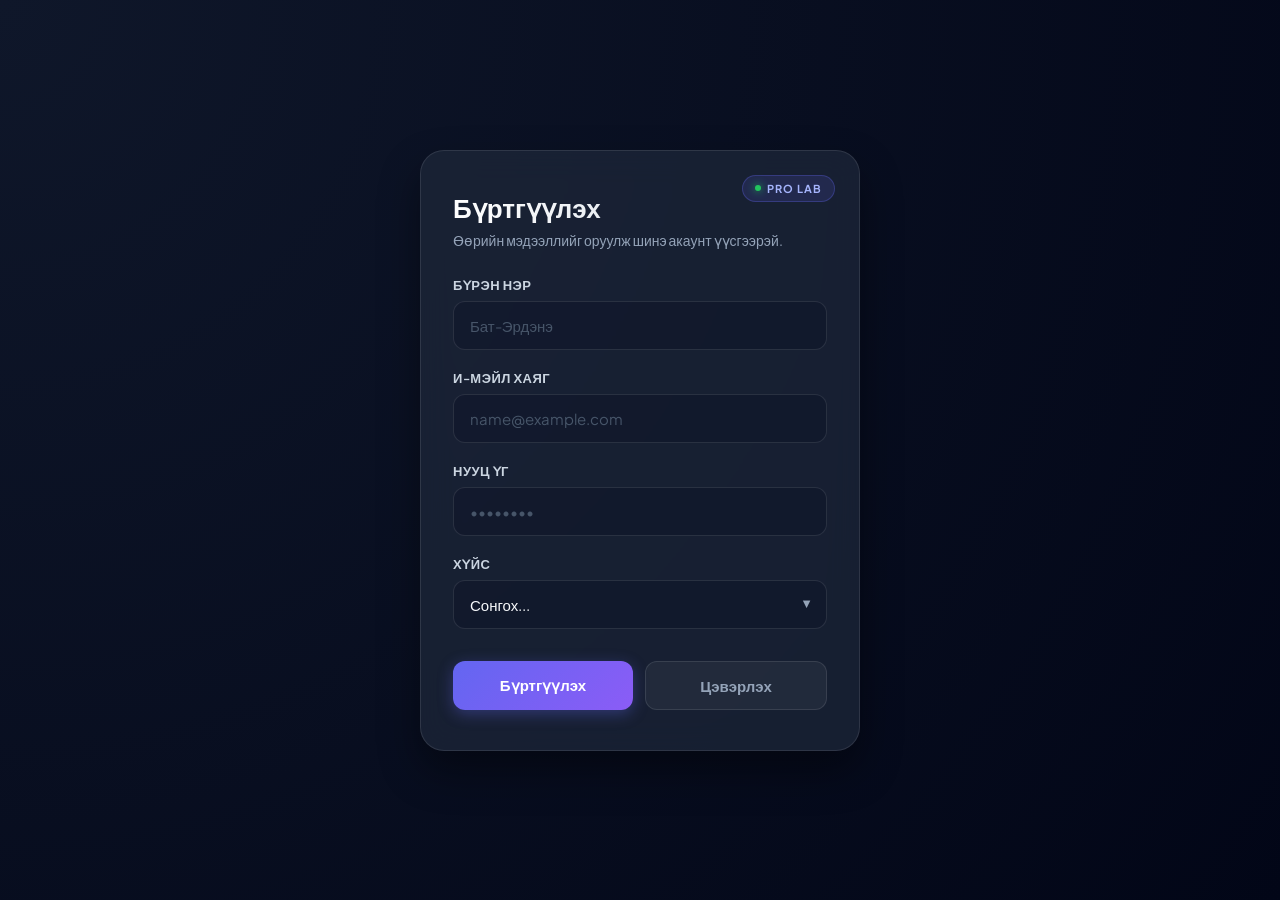
<file: index.html>
<!DOCTYPE html>
<html lang="mn">
<head>
  <meta charset="UTF-8">
  <meta name="viewport" content="width=device-width, initial-scale=1.0">
  <title>Лаборатори 03 - Загварлаг Форм</title>
  
  <!-- Google Fonts: Plus Jakarta Sans -->
  <link rel="preconnect" href="https://fonts.googleapis.com">
  <link rel="preconnect" href="https://fonts.gstatic.com" crossorigin>
  <link href="https://fonts.googleapis.com/css2?family=Plus+Jakarta+Sans:wght@400;500;600;700&display=swap" rel="stylesheet">
  
  <!-- External CSS -->
  <link rel="stylesheet" href="style.css">
</head>
<body>

  <div class="form-card">
    <!-- Position: Absolute жишээ Tooltip/Badge -->
    <span class="status-badge">
      <span class="pulse-dot"></span> PRO LAB
    </span>

    <div class="form-header">
      <h2 class="form-title">Бүртгүүлэх</h2>
      <p class="form-subtitle">Өөрийн мэдээллийг оруулж шинэ акаунт үүсгээрэй.</p>
    </div>
    
    <form action="#" method="POST" autocomplete="off">
      <div class="form-group">
        <label for="fullname" class="form-label">Бүрэн нэр</label>
        <input type="text" id="fullname" class="form-input" placeholder="Бат-Эрдэнэ" required>
      </div>

      <div class="form-group">
        <label for="email" class="form-label">И-мэйл хаяг</label>
        <input type="email" id="email" class="form-input" placeholder="name@example.com" required>
      </div>

      <div class="form-group">
        <label for="password" class="form-label">Нууц үг</label>
        <input type="password" id="password" class="form-input" placeholder="••••••••" required>
      </div>

      <div class="form-group">
        <label for="gender" class="form-label">Хүйс</label>
        <div class="select-wrapper">
          <select id="gender" class="form-input form-select">
            <option value="" disabled selected>Сонгох...</option>
            <option value="male">Эрэгтэй</option>
            <option value="female">Эмэгтэй</option>
          </select>
        </div>
      </div>

      <div class="button-group">
        <button type="submit" class="btn btn-primary">Бүртгүүлэх</button>
        <button type="reset" class="btn btn-secondary">Цэвэрлэх</button>
      </div>
    </form>
  </div>

</body>
</html>
</file>
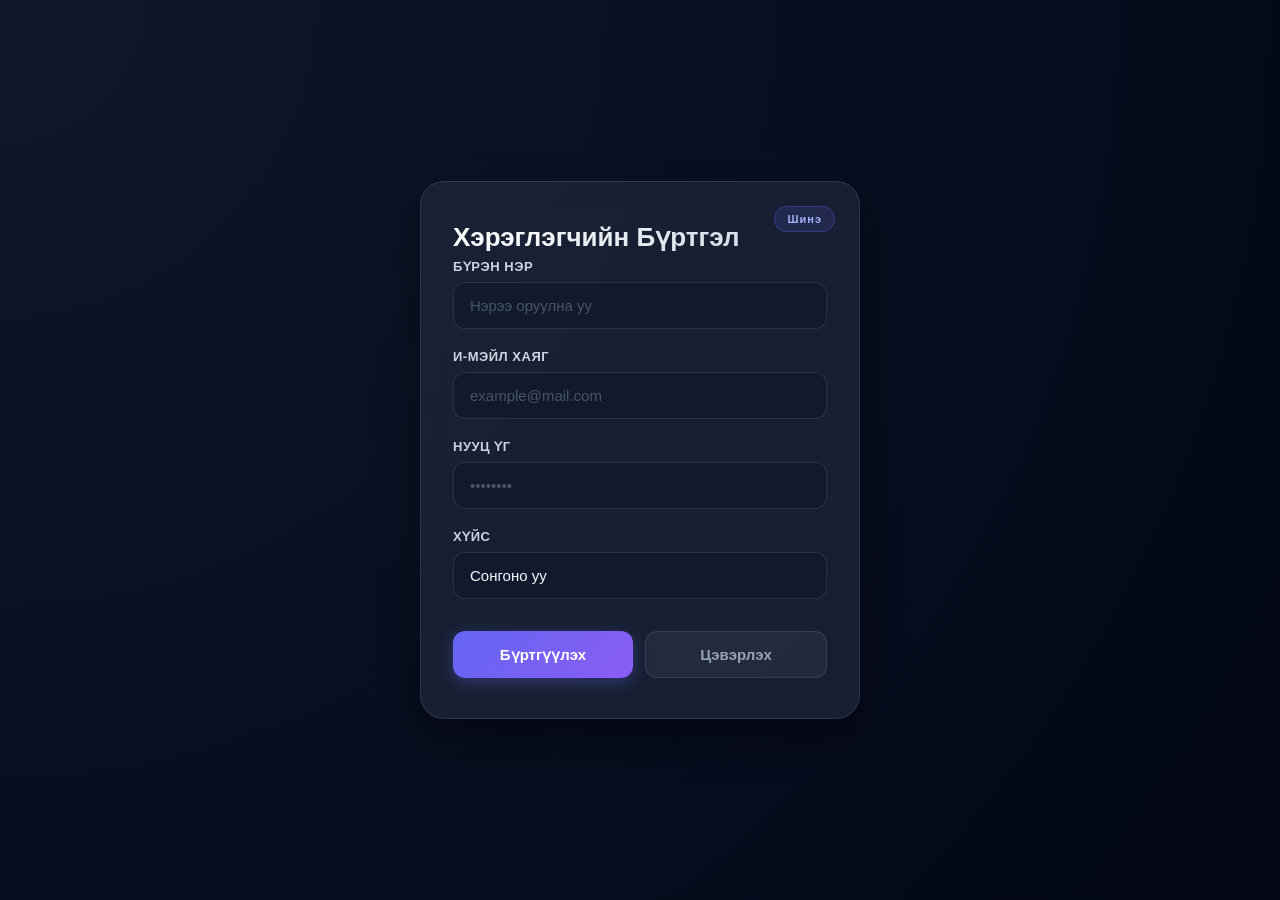
<file: web lab2.html>
<!DOCTYPE html>
<html lang="mn">
<head>
  <meta charset="UTF-8">
  <meta name="viewport" content="width=device-width, initial-scale=1.0">
  <title>Лаборатори 03 - HTML Форм ба CSS</title>
  
  <!-- 1. Google Fonts (Roboto) холбох хэсэг -->
  <link rel="preconnect" href="https://fonts.googleapis.com">
  <link rel="preconnect" href="https://fonts.gstatic.com" crossorigin>
  <link href="https://fonts.googleapis.com/css2?family=Roboto:wght@400;500;700&display=swap" rel="stylesheet">
  
  <!-- 2. style.css файлыг холбож буй хэсэг -->
  <link rel="stylesheet" href="style.css">
</head>
<body>

  <!-- Бүрхүүл карт -->
  <div class="form-card">
    
    <!-- Relative/Absolute жишээ болох Badge -->
    <span class="status-badge">Шинэ</span>

    <!-- Гарчиг -->
    <h2 class="form-title">Хэрэглэгчийн Бүртгэл</h2>
    
    <form action="#" method="POST">
      <!-- Овог нэр талбар -->
      <div class="form-group">
        <label for="fullname" class="form-label">Бүрэн нэр</label>
        <input type="text" id="fullname" class="form-input" placeholder="Нэрээ оруулна уу" required>
      </div>

      <!-- И-мэйл талбар -->
      <div class="form-group">
        <label for="email" class="form-label">И-мэйл хаяг</label>
        <input type="email" id="email" class="form-input" placeholder="example@mail.com" required>
      </div>

      <!-- Нууц үг талбар -->
      <div class="form-group">
        <label for="password" class="form-label">Нууц үг</label>
        <input type="password" id="password" class="form-input" placeholder="••••••••" required>
      </div>

      <!-- Сонгох талбар -->
      <div class="form-group">
        <label for="gender" class="form-label">Хүйс</label>
        <select id="gender" class="form-input form-select">
          <option value="">Сонгоно уу</option>
          <option value="male">Эрэгтэй</option>
          <option value="female">Эмэгтэй</option>
        </select>
      </div>

      <!-- Товчлуур барих хэсэг -->
      <div class="button-group">
        <button type="submit" class="btn btn-primary">Бүртгүүлэх</button>
        <button type="reset" class="btn btn-secondary">Цэвэрлэх</button>
      </div>
    </form>
    
  </div>

</body>
</html>
</file>
<file: style.css>
/* ==========================================
   1. ДИЗАЙНЫ СИТЕМ БОЛОН ЕРӨНХИ ХЭВ МАЯГ
   ========================================== */
:root {
  --primary-accent: #6366f1;       /* Indigo өнгө */
  --primary-gradient: linear-gradient(135deg, #6366f1 0%, #8b5cf6 100%);
  --bg-gradient: radial-gradient(circle at top left, #0f172a, #020617);
  --card-bg: rgba(30, 41, 59, 0.7);
  --border-color: rgba(255, 255, 255, 0.1);
  --input-bg: rgba(15, 23, 42, 0.6);
  --text-main: #f8fafc;
  --text-muted: #94a3b8;
}

* {
  box-sizing: border-box;
  transition: all 0.25s ease-in-out;
}

body {
  font-family: 'Plus Jakarta Sans', sans-serif;
  background: var(--bg-gradient);
  color: var(--text-main);
  display: flex;
  justify-content: center;
  align-items: center;
  min-height: 100vh;
  margin: 0;
  padding: 20px;
}

/* ==========================================
   2. BOX MODEL БОЛОН POSITION (Card & Badge)
   ========================================== */
.form-card {
  position: relative; /* Badge авах тул relative */
  background: var(--card-bg);
  backdrop-filter: blur(16px); /* Glassmorphic эффект */
  -webkit-backdrop-filter: blur(16px);
  border: 1px solid var(--border-color);
  width: 100%;
  max-width: 440px;
  padding: 40px 32px;
  border-radius: 24px;
  box-shadow: 0 20px 40px rgba(0, 0, 0, 0.4);
}

/* Position: Absolute ашигласан Товч тэмдэг (Badge) */
.status-badge {
  position: absolute;
  top: 24px;
  right: 24px;
  background: rgba(99, 102, 241, 0.15);
  border: 1px solid rgba(99, 102, 241, 0.3);
  color: #a5b4fc;
  font-size: 11px;
  font-weight: 700;
  padding: 6px 12px;
  border-radius: 20px;
  letter-spacing: 1px;
  display: flex;
  align-items: center;
  gap: 6px;
}

.pulse-dot {
  width: 6px;
  height: 6px;
  background-color: #22c55e;
  border-radius: 50%;
  box-shadow: 0 0 8px #22c55e;
}

/* ==========================================
   3. CLASS СОНГОГЧИД БОЛОН ТАЛБАРУУД
   ========================================== */
.form-header {
  margin-bottom: 28px;
}

.form-title {
  font-size: 26px;
  font-weight: 700;
  margin: 0 0 6px 0;
  background: linear-gradient(to right, #ffffff, #cbd5e1);
  -webkit-background-clip: text;
  -webkit-text-fill-color: transparent;
}

.form-subtitle {
  font-size: 14px;
  color: var(--text-muted);
  margin: 0;
}

.form-group {
  margin-bottom: 20px;
}

.form-label {
  display: block;
  font-size: 13px;
  font-weight: 600;
  margin-bottom: 8px;
  color: #cbd5e1;
  text-transform: uppercase;
  letter-spacing: 0.5px;
}

/* Input/Select Box Model & Styling */
.form-input {
  width: 100%;
  padding: 14px 16px;
  font-size: 15px;
  font-family: inherit;
  color: var(--text-main);
  background-color: var(--input-bg);
  border: 1px solid var(--border-color);
  border-radius: 12px;
  outline: none;
}

.form-input::placeholder {
  color: #475569;
}

.form-input:focus {
  border-color: var(--primary-accent);
  background-color: rgba(15, 23, 42, 0.9);
  box-shadow: 0 0 0 4px rgba(99, 102, 241, 0.2);
}

.form-select {
  cursor: pointer;
  appearance: none;
}

.select-wrapper {
  position: relative;
}

.select-wrapper::after {
  content: "▼";
  font-size: 10px;
  color: var(--text-muted);
  position: absolute;
  right: 16px;
  top: 50%;
  transform: translateY(-50%);
  pointer-events: none;
}

/* Товчлуурууд */
.button-group {
  display: flex;
  gap: 12px;
  margin-top: 32px;
}

.btn {
  flex: 1;
  padding: 14px;
  font-size: 15px;
  font-weight: 600;
  font-family: inherit;
  border: none;
  border-radius: 12px;
  cursor: pointer;
}

.btn-primary {
  background: var(--primary-gradient);
  color: #ffffff;
  box-shadow: 0 4px 15px rgba(99, 102, 241, 0.35);
}

.btn-primary:hover {
  transform: translateY(-2px);
  box-shadow: 0 6px 20px rgba(99, 102, 241, 0.5);
}

.btn-secondary {
  background: rgba(255, 255, 255, 0.05);
  color: var(--text-muted);
  border: 1px solid var(--border-color);
}

.btn-secondary:hover {
  background: rgba(255, 255, 255, 0.1);
  color: var(--text-main);
}
</file>
